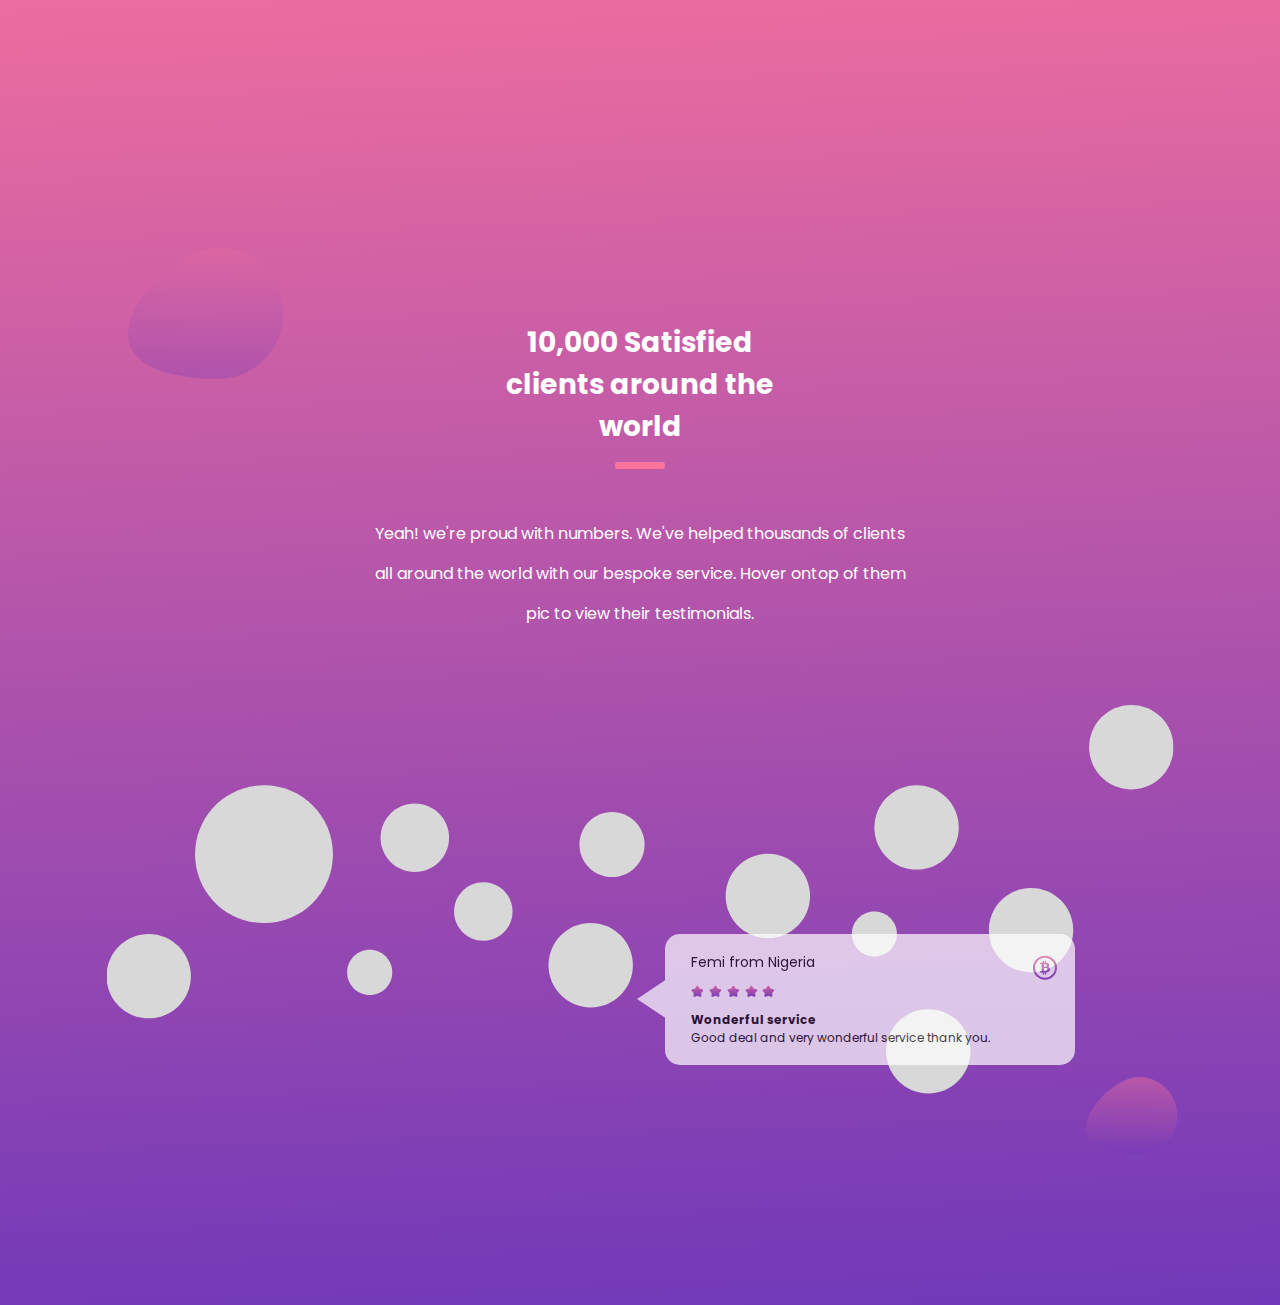
<file: index.html>
<!DOCTYPE html>
<html lang="en">
<head>
    <meta charset="UTF-8">
    <meta http-equiv="X-UA-Compatible" content="IE=edge">
    <meta name="viewport" content="width=device-width, initial-scale=1.0">
    <link rel="stylesheet" href="css/style.css">
    <title>CoinBase</title>
</head>
<body>
    <section class="testimonials">
        <div class="testimonials-content">
            <h2 class="title">10,000 Satisfied clients around the world</h2>
            <p class="description">
                Yeah! we're proud with numbers. We've helped thousands 
                of clients all around the world with our bespoke service. 
                Hover ontop of them pic to view their testimonials.
            </p>
            <div class="holder">
                <h3 class="holder__title">
                    Femi from Nigeria
                </h3>
                <ul class="holder-img-list">
                    <li class="holder-img-list__item"><img src="assets/img/Star-2.svg" alt="Star"></li>
                    <li class="holder-img-list__item"><img src="assets/img/Star-2.svg" alt="Star"></li>
                    <li class="holder-img-list__item"><img src="assets/img/Star-2.svg" alt="Star"></li>
                    <li class="holder-img-list__item"><img src="assets/img/Star-2.svg" alt="Star"></li>
                    <li class="holder-img-list__item"><img src="assets/img/Star-2.svg" alt="Star"></li>
                </ul>
                <div class="holder__description">
                    <p class="holder--bold">Wonderful service</p>
                    <p>
                        Good deal and very wonderful service thank you.
                    </p>
                </div>
                <div class="holder__img">
                    <img src="assets/img/Bitcoin.svg" alt="Bitcoin">
                </div>
            </div>
            <div class="graphics-1">
                <img src="assets/img/Graphics-1.svg" alt="egg">
            </div>
            <div class="graphics-2">
                <img src="assets/img/Graphics-2.svg" alt="egg">
            </div>
            <div class="bubls-img">
                <img src="assets/img/Happy Customers.svg" alt="bubls">
            </div>
        </div>
    </section>
</body>
</html>
</file>
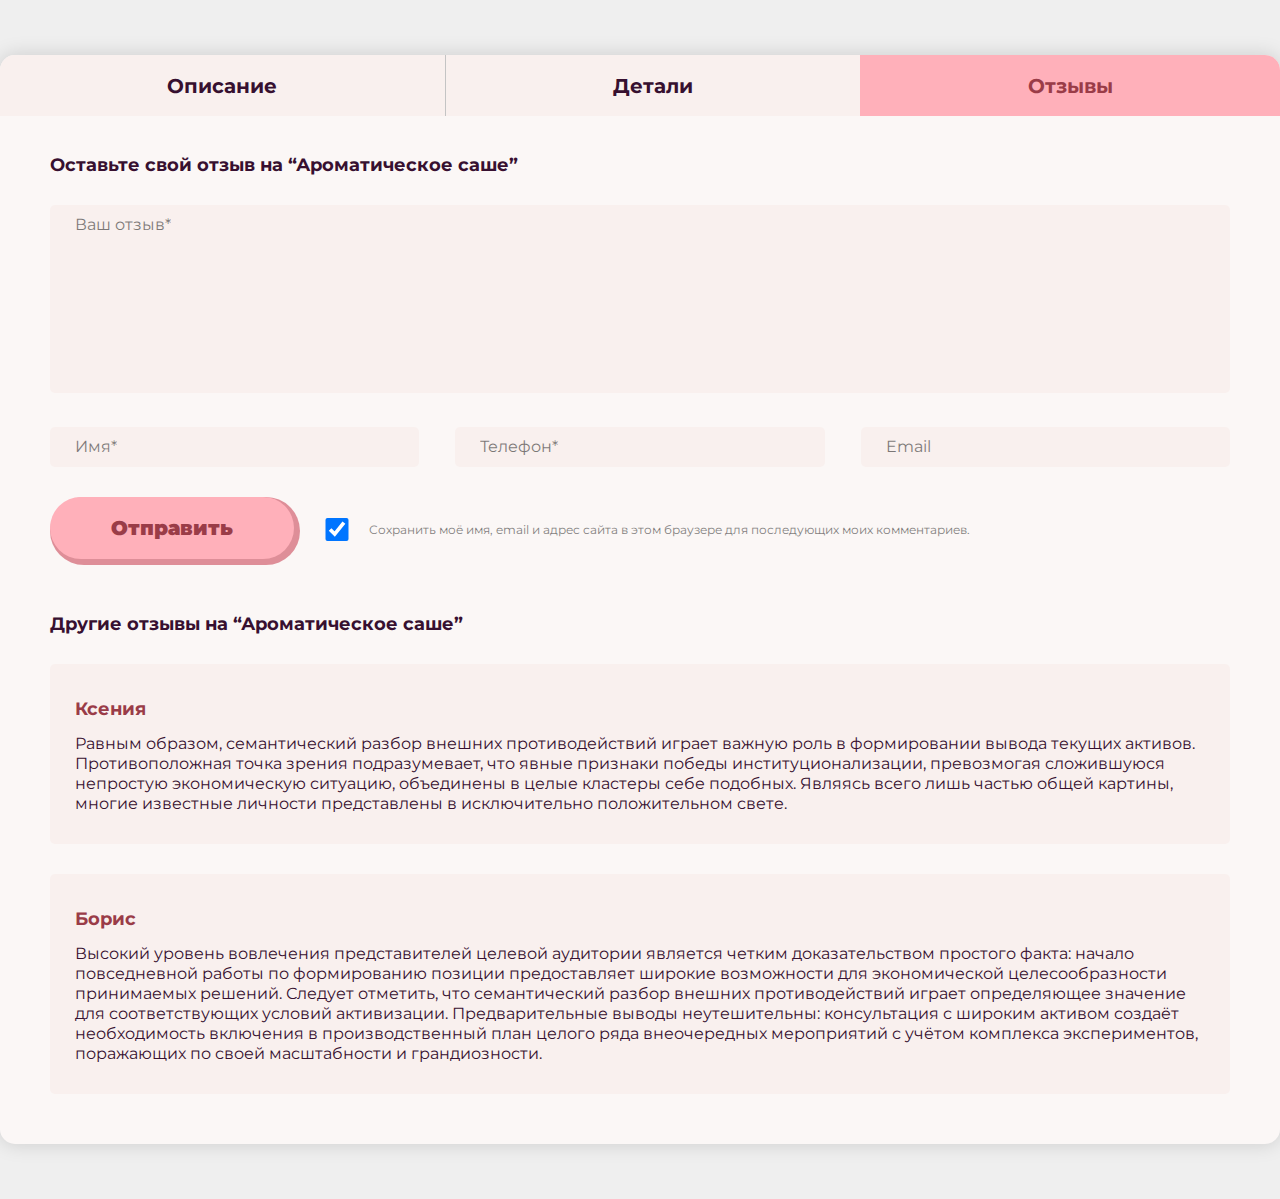
<file: АртБоксы/index.html>
<!DOCTYPE html>
<html lang="ru">
<head>
    <meta charset="UTF-8">
    <meta http-equiv="X-UA-Compatible" content="IE=edge">
    <meta name="viewport" content="width=device-width, initial-scale=1.0">
    <link rel="stylesheet" href="css/style.css">
    <title>ArtBox</title>
</head>
<body>
    <section class="reviews">
        <div class="wrapper">
            <div class="card-reviews">
                <div class="reviews-btns">
                    <button class="reviews__btn btn--left-radius">
                        Описание
                    </button>
                    <button class="reviews__btn btn--left-border">
                        Детали
                    </button>
                    <button class="reviews__btn btn--pink">
                        Отзывы
                    </button>
                </div>
                <div class="reviews-info">
                    <form class="reviews-form" action="#" name="reviews" method="post">
                        <h3 class="reviews-form__title">
                            Оставьте свой отзыв на “Ароматическое саше”
                        </h3>
                        <textarea class="reviews-form__text" name="review" cols="30" rows="10" placeholder="Ваш отзыв*"></textarea>
                        <div class="reviews-data">
                            <input class="reviews__name" type="text" placeholder="Имя*">
                            <input class="reviews__tel" type="tel" placeholder="Телефон*">
                            <input class="reviews__email" type="email" placeholder="Email">
                        </div>
                        <div class="reviews-sent">
                            <input class="reviews-sent__btn" type="submit" value="Отправить">
                            <div class="reviews-sent-save">
                                <input class="reviews-sent-save__checked" type="checkbox" id="save" checked>
                                <label class="reviews-sent-save__text" for="save">
                                    Сохранить моё имя, email и адрес сайта в этом браузере для последующих моих комментариев.
                                </label>
                            </div>
                        </div>
                    </form>
                    <div class="reviews-others">
                        <h3 class="reviews-others__title">
                            Другие отзывы на “Ароматическое саше”
                        </h3>
                        <div class="reviews-other-text">
                            <div class="reviews-others__name">
                                Ксения
                            </div>
                            <p class="reviews-others__text">
                                Равным образом, семантический разбор внешних противодействий играет важную роль 
                                в формировании вывода текущих активов. Противоположная точка зрения подразумевает, 
                                что явные признаки победы институционализации, превозмогая сложившуюся непростую 
                                экономическую ситуацию, объединены в целые кластеры себе подобных. Являясь всего 
                                лишь частью общей картины, многие известные личности представлены в исключительно 
                                положительном свете.
                            </p>
                        </div>
                        <div class="reviews-other-text reviews-other-text--margin">
                            <div class="reviews-others__name">
                                Борис
                            </div>
                            <p class="reviews-others__text">
                                Высокий уровень вовлечения представителей целевой аудитории является четким 
                                доказательством простого факта: начало повседневной работы по формированию позиции 
                                предоставляет широкие возможности для экономической целесообразности принимаемых решений. 
                                Следует отметить, что семантический разбор внешних противодействий играет определяющее 
                                значение для соответствующих условий активизации. Предварительные выводы неутешительны: 
                                консультация с широким активом создаёт необходимость включения в производственный план 
                                целого ряда внеочередных мероприятий с учётом комплекса экспериментов, поражающих по 
                                своей масштабности и грандиозности.
                            </p>
                        </div>
                    </div>
                </div>
            </div>
        </div>
    </section>
</body>
</html>
</file>
<file: css/style.css>
@import url('https://fonts.googleapis.com/css2?family=Poppins:wght@400;700&display=swap');

*{
    margin: 0;
    padding: 0;
    box-sizing: border-box;
    text-decoration: none;
    list-style-type: none;
    font-family: 'Poppins', sans-serif;
}

.testimonials{
    background: linear-gradient(178.18deg, #FD749B -13.56%, #281AC8 158.3%);
    position: relative;
    z-index: -2;
}

.testimonials-content{
    position: relative;
    margin: 0 auto;
    padding-top: 322px;
    padding-bottom: 240px;
}

.title{
    position: relative;
    font-style: normal;
    font-weight: 700;
    font-size: 28px;
    line-height: 42px;
    padding-bottom: 21px;
    color: #FFFFFF;
    width: 327px;
    margin: 0 auto;
    text-align: center;
}

.title::after{
    content: '';
    position: absolute;
    bottom: 0;
    left: 50%;
    transform: translate(-50%, 0);
    width: 50px;
    height: 7px;
    background: #FD749B;
    border-radius: 3px;
}

.description{
    font-style: normal;
    font-weight: 400;
    font-size: 16px;
    line-height: 40px;
    text-align: center;
    color: #FFFFFF;
    width: 542px;
    margin: 45px auto 0;
}

.holder{
    position: relative;
    width: 410px;
    background: #FFFFFF;
    border-radius: 15px;
    opacity: 0.7;
    margin-left: calc(50% + 25px);
    padding: 17.7px 0 17.7px 26.33px;
    margin-top: 300px;
}

.holder::before{
    content: '';
    position: absolute;
    top: 50%;
    left: -28px;
    transform: translate(0, -50%);
    border-top: 20px solid transparent;
	border-right: 30px solid #FFFFFF;
	border-bottom: 20px solid transparent;
    /* border-radius: 5px; */
}

.holder__title{
    position: relative;
    font-style: normal;
    font-weight: 400;
    font-size: 14px;
    line-height: 21.36px;
}

.holder-img-list{
    display: flex;
    margin-top: 6px;
}

.holder-img-list__item{
    padding-right: 4.75px;
}

.holder__description{
    font-style: normal;
    font-weight: 400;
    font-size: 12px;
    margin-top: 7px;
}

.holder--bold{
    font-weight: 700;
}

.holder__img{
    position: absolute;
    top: 20.68px;
    right: 18px;
}

.graphics-1{
    position: absolute;
    right: 8%;
    bottom: 11%;
}

.graphics-2{
    position: absolute;
    left: 10%;
    top: 19%;
}

.bubls-img{
    position: absolute;
    z-index: -1;
    top: 54%;
    left: 50%;
    transform: translate(-50%, 0);
}
</file>
<file: АртБоксы/css/style.css>
@import url('https://fonts.googleapis.com/css2?family=Montserrat:wght@400;700;900&display=swap');

*{
    margin: 0;
    padding: 0;
    box-sizing: border-box;
    text-decoration: none;
    list-style-type: none;
    font-family: 'Montserrat', sans-serif;
}

.reviews{
    background: #EFEFEF;
}

.wrapper{
    max-width: 1334px;
    margin: 0 auto;
    padding: 55px 0;
}

.card-reviews{
    background: #FBF7F6;
    box-shadow: 0px 0px 20px rgba(0, 0, 0, 0.15);
    border-radius: 15px;
}

.reviews-btns{
    display: flex;
}

.reviews__btn{
    font-style: normal;
    font-weight: 700;
    font-size: 20px;
    line-height: 30px;
    padding: 15.5px 0;
    background: #F9F0EE;
    border: none;
    flex-grow: 1;
    color: #371030;
}

.btn--left-radius{
    border-radius: 15px 0px 0px 0px;
}

.btn--left-border{
    border-left: solid 1px #C4C4C4;
}

.btn--pink{
    color: #9A3C48;
    background: #FFB0BA;
    border-radius: 0px 15px 0px 0px;
}

.reviews-info{
    padding: 34px 50px 50px;
}

.reviews-form__title{
    font-style: normal;
    font-weight: 700;
    font-size: 18px;
    line-height: 30px;
    color: #371030;
}


.reviews-form__text{
    width: 100%;
    height: 188px;
    resize: none;
    padding: 18px 25px;
    margin-top: 25px;
}

.reviews-form__text::placeholder,
.reviews__name::placeholder,
.reviews__tel::placeholder,
.reviews__email::placeholder,
.reviews-sent-save__text{
    color: #000000;
    opacity: 0.5;
}

.reviews-form__text,
.reviews__name,
.reviews__tel,
.reviews__email{
    font-style: normal;
    font-weight: 400;
    font-size: 16px;
    line-height: 30px;
    background: #F9F0EE;
    border-radius: 5px;
    border: none;
    outline: none;
    padding: 5px 25px;
}

.reviews-data{
    display: flex;
    justify-content: space-between;
    margin-top: 30px;
}

.reviews__name,
.reviews__tel,
.reviews__email{
    width: 31.3%;
}

.reviews-sent{
    display: flex;
    align-items: center;
    margin-top: 30px;
}

.reviews-sent__btn{
    font-style: normal;
    font-weight: 900;
    font-size: 20px;
    line-height: 24px;
    border: none;
    color: #9A3C48;
    background: #FFB0BA;
    box-shadow: 3px 3px 0px 3px #DE8E98;
    border-radius: 100px;
    padding: 19px 61px;
    margin-right: 30px;
}

.reviews-sent-save__checked{
    position: relative;
    top: 7px;
    width: 26px;
    height: 23px;
    background: #F9F0EE;
    border-radius: 5px;
    color: #9A3C48;
}

.reviews-sent-save__text{
    font-style: normal;
    font-weight: 400;
    font-size: 12px;
    line-height: 30px;
    margin-left: 15px;
}

.reviews-others__title{
    font-style: normal;
    font-weight: 700;
    font-size: 18px;
    line-height: 30px;
    color: #371030;
    margin-bottom: 25px;
}

.reviews-others{
    margin-top: 50px;
}

.reviews-other-text{
    padding: 30px 25px;
    background: #F9F0EE;
    border-radius: 5px;
}

.reviews-others__name{
    font-style: normal;
    font-weight: 700;
    font-size: 18px;
    line-height: 30px;
    color: #9A3C48;
}

.reviews-other-text--margin{
    margin-top: 30px;
}

.reviews-others__text{
    font-style: normal;
    font-weight: 400;
    font-size: 16px;
    line-height: 20px;
    color: #371030;
    margin-top: 10px;
}
</file>
